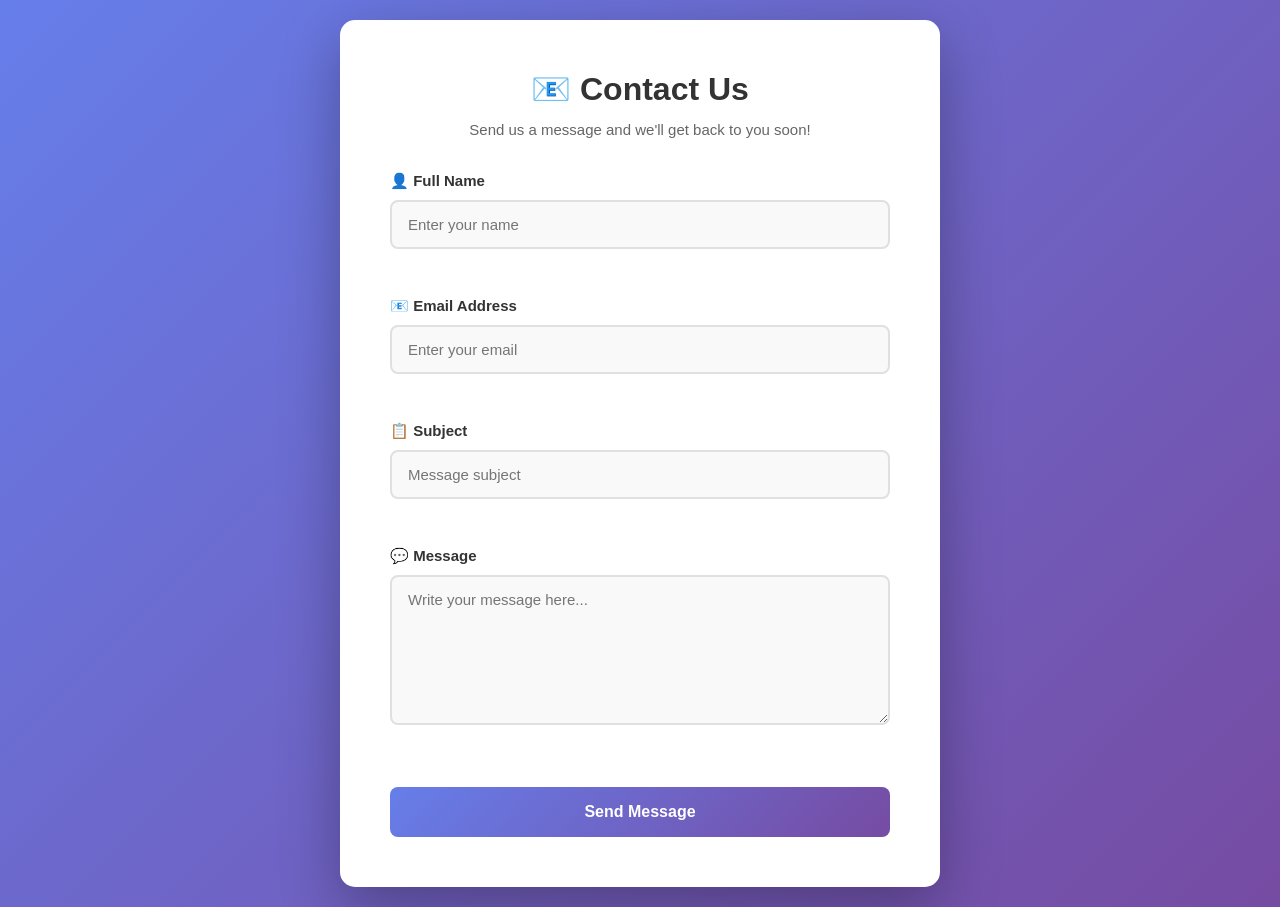
<file: contact/index.html>
<!DOCTYPE html>
<html lang="en">
<head>
    <meta charset="UTF-8">
    <meta name="viewport" content="width=device-width, initial-scale=1.0">
    <title>Contact Form</title>
    <link rel="stylesheet" href="styles.css">
</head>
<body>
    <div class="container">
        <div class="contact-box">
            <h1>📧 Contact Us</h1>
            <p class="subtitle">Send us a message and we'll get back to you soon!</p>
            
            <form id="contactForm">
                <div class="form-group">
                    <label for="name">👤 Full Name</label>
                    <input type="text" id="name" name="name" placeholder="Enter your name" required>
                    <span class="error" id="nameError"></span>
                </div>

                <div class="form-group">
                    <label for="email">📧 Email Address</label>
                    <input type="email" id="email" name="email" placeholder="Enter your email" required>
                    <span class="error" id="emailError"></span>
                </div>

                <div class="form-group">
                    <label for="subject">📋 Subject</label>
                    <input type="text" id="subject" name="subject" placeholder="Message subject" required>
                    <span class="error" id="subjectError"></span>
                </div>

                <div class="form-group">
                    <label for="message">💬 Message</label>
                    <textarea id="message" name="message" placeholder="Write your message here..." rows="6" required></textarea>
                    <span class="error" id="messageError"></span>
                </div>

                <div class="loader" id="loader">
                    <span></span>
                    <span></span>
                    <span></span>
                </div>

                <button type="submit" id="submitBtn" class="btn-submit">Send Message</button>

                <div class="alert alert-success" id="successAlert">
                    ✅ Message sent successfully! Thank you for contacting us.
                </div>
                <div class="alert alert-error" id="errorAlert">
                    ❌ Error sending message. Please try again.
                </div>
            </form>
        </div>
    </div>

    <script src="script.js"></script>
</body>
</html>
</file>
<file: contact/styles.css>
* {
    margin: 0;
    padding: 0;
    box-sizing: border-box;
}

body {
    font-family: 'Segoe UI', Tahoma, Geneva, Verdana, sans-serif;
    background: linear-gradient(135deg, #667eea 0%, #764ba2 100%);
    min-height: 100vh;
    display: flex;
    justify-content: center;
    align-items: center;
    padding: 20px;
}

.container {
    width: 100%;
    max-width: 600px;
}

.contact-box {
    background: white;
    padding: 50px;
    border-radius: 15px;
    box-shadow: 0 20px 60px rgba(0, 0, 0, 0.3);
    animation: slideUp 0.6s ease;
}

@keyframes slideUp {
    from {
        opacity: 0;
        transform: translateY(30px);
    }
    to {
        opacity: 1;
        transform: translateY(0);
    }
}

h1 {
    text-align: center;
    color: #333;
    margin-bottom: 10px;
    font-size: 32px;
}

.subtitle {
    text-align: center;
    color: #666;
    margin-bottom: 30px;
    font-size: 15px;
    line-height: 1.6;
}

.form-group {
    margin-bottom: 25px;
    position: relative;
}

label {
    display: block;
    color: #333;
    font-weight: 600;
    margin-bottom: 10px;
    font-size: 15px;
}

input[type="text"],
input[type="email"],
textarea {
    width: 100%;
    padding: 14px 16px;
    border: 2px solid #e0e0e0;
    border-radius: 8px;
    font-family: inherit;
    font-size: 15px;
    transition: all 0.3s ease;
    background: #f9f9f9;
}

input[type="text"]:focus,
input[type="email"]:focus,
textarea:focus {
    outline: none;
    border-color: #667eea;
    background: white;
    box-shadow: 0 0 0 3px rgba(102, 126, 234, 0.1);
}

textarea {
    resize: vertical;
    min-height: 150px;
    font-family: 'Segoe UI', Tahoma, Geneva, Verdana, sans-serif;
}

.error {
    display: block;
    color: #d32f2f;
    font-size: 13px;
    margin-top: 5px;
    min-height: 18px;
}

.loader {
    display: none;
    justify-content: center;
    align-items: center;
    margin: 20px 0;
    gap: 8px;
}

.loader span {
    display: inline-block;
    width: 12px;
    height: 12px;
    border-radius: 50%;
    background: #667eea;
    animation: loading 1.4s infinite;
}

.loader span:nth-child(2) {
    animation-delay: 0.2s;
}

.loader span:nth-child(3) {
    animation-delay: 0.4s;
}

@keyframes loading {
    0%, 100% {
        opacity: 0.4;
        transform: scale(0.8);
    }
    50% {
        opacity: 1;
        transform: scale(1);
    }
}

.btn-submit {
    width: 100%;
    padding: 16px;
    background: linear-gradient(135deg, #667eea 0%, #764ba2 100%);
    color: white;
    border: none;
    border-radius: 8px;
    font-size: 16px;
    font-weight: 700;
    cursor: pointer;
    transition: all 0.3s ease;
    margin-top: 10px;
}

.btn-submit:hover {
    transform: translateY(-2px);
    box-shadow: 0 8px 20px rgba(102, 126, 234, 0.4);
}

.btn-submit:active {
    transform: translateY(0);
}

.btn-submit:disabled {
    background: #ccc;
    cursor: not-allowed;
    transform: none;
}

.alert {
    display: none;
    padding: 16px 20px;
    border-radius: 8px;
    margin-top: 20px;
    text-align: center;
    font-weight: 600;
    animation: slideIn 0.3s ease;
}

@keyframes slideIn {
    from {
        opacity: 0;
        transform: translateY(-10px);
    }
    to {
        opacity: 1;
        transform: translateY(0);
    }
}

.alert-success {
    background: #d4edda;
    color: #155724;
    border: 1px solid #c3e6cb;
}

.alert-error {
    background: #f8d7da;
    color: #721c24;
    border: 1px solid #f5c6cb;
}
</file>
